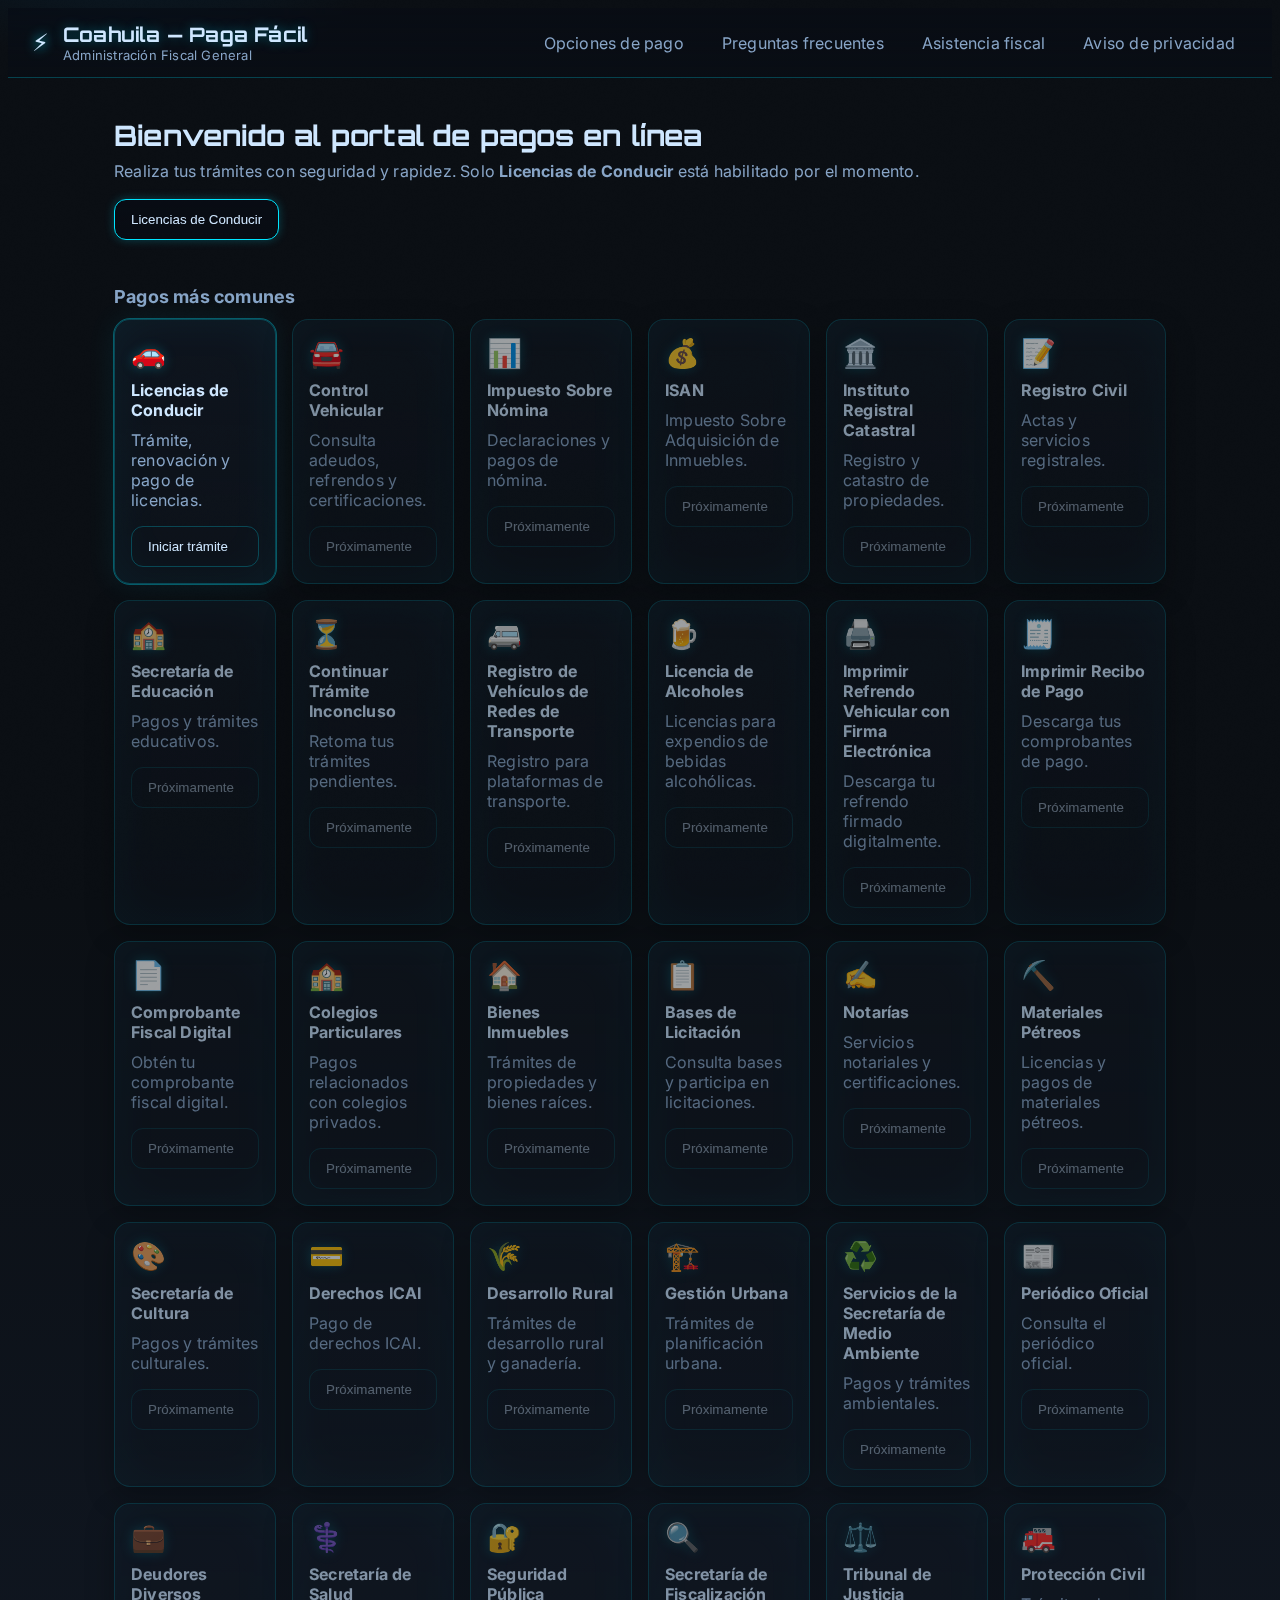
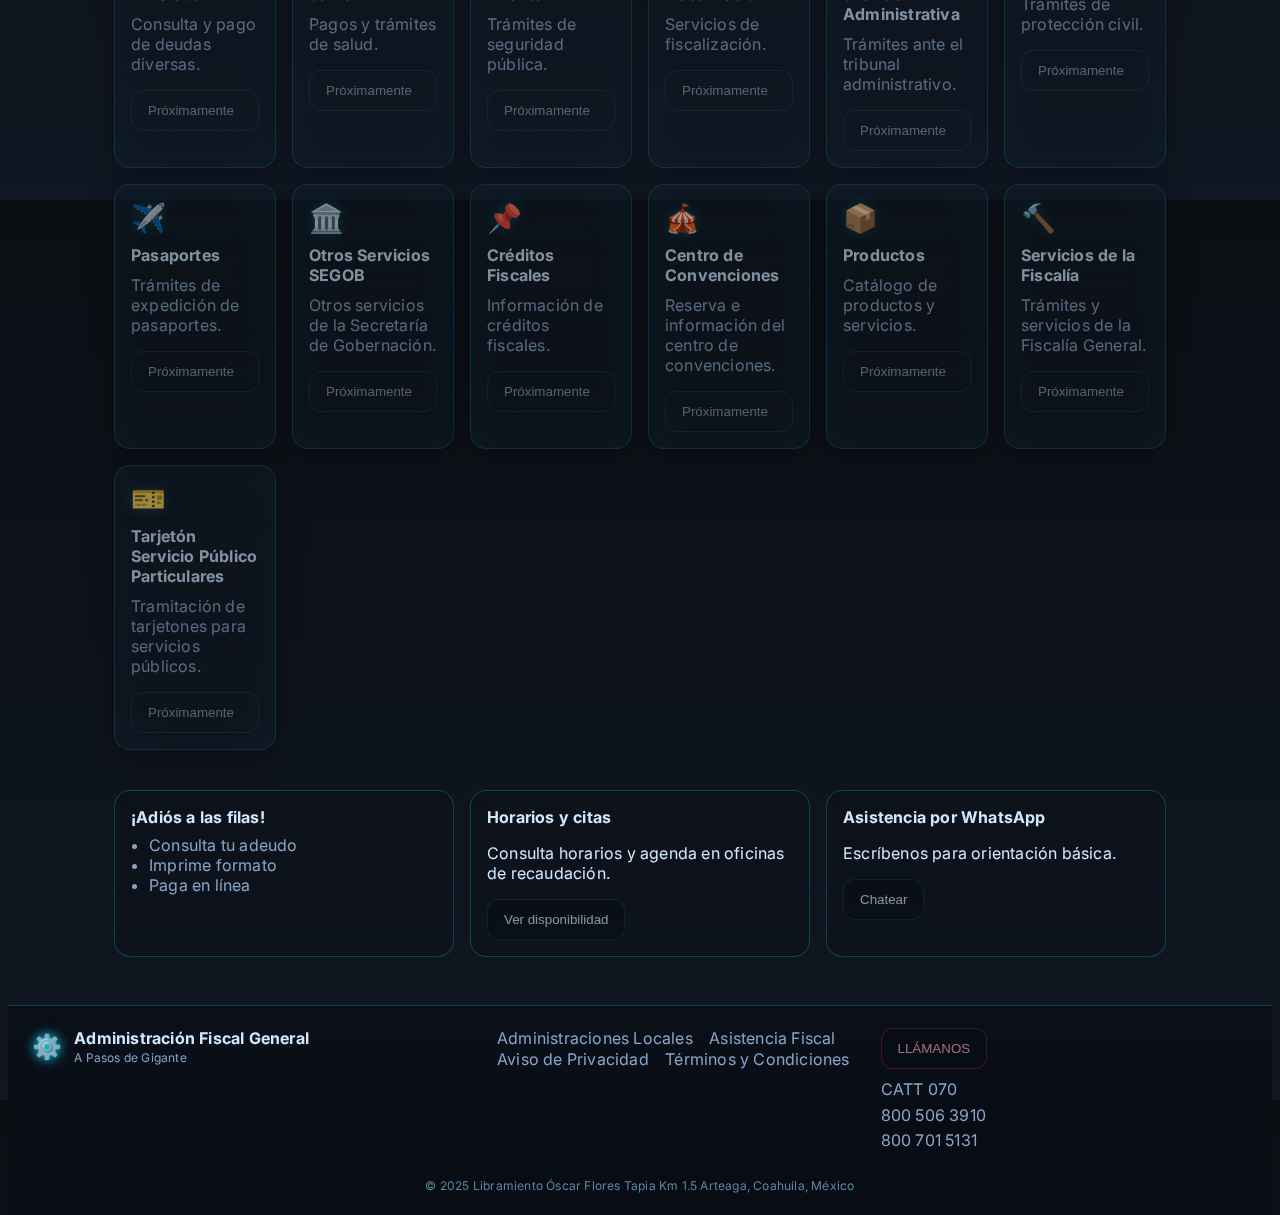
<file: index.html>
<!DOCTYPE html>
<html lang="es" data-theme="dark">
<head>
  <meta charset="utf-8" />
  <meta name="viewport" content="width=device-width,initial-scale=1" />
  <title>Paga Fácil Coahuila — Portal de pagos</title>
  <link rel="preconnect" href="https://fonts.googleapis.com">
  <link rel="preconnect" href="https://fonts.gstatic.com" crossorigin>
  <link
    href="https://fonts.googleapis.com/css2?family=Inter:wght@400;600;700&family=Orbitron:wght@500;700&display=swap"
    rel="stylesheet">
  <link rel="stylesheet" href="styles/styles.css" />
</head>
<body>
  <div class="noise"></div>
  <header class="header">
    <div class="brand">
      <span class="brand-icon">⚡</span>
      <div>
        <h1 class="brand-title">Coahuila — Paga Fácil</h1>
        <p class="brand-subtitle">Administración Fiscal General</p>
      </div>
    </div>
    <nav class="nav">
      <a class="nav-link" href="#"  aria-disabled="true">Opciones de pago</a>
      <a class="nav-link" href="#" aria-disabled="true">Preguntas frecuentes</a>
      <a class="nav-link" href="#" aria-disabled="true">Asistencia fiscal</a>
      <a class="nav-link" href="#" aria-disabled="true">Aviso de privacidad</a>
    </nav>
  </header>

  <main>
    <section class="hero">
      <h2 class="hero-title">Bienvenido al portal de pagos en línea</h2>
      <p class="hero-text">
        Realiza tus trámites con seguridad y rapidez. Solo <strong>Licencias de Conducir</strong> está habilitado por el momento.
      </p>
      <div class="hero-cta">
        <button class="btn btn-primary" id="goLicencias">
          Licencias de Conducir
          <span class="btn-glow"></span>
        </button>
      </div>
    </section>

    <section class="grid-section">
      <h3 class="section-title">Pagos más comunes</h3>
      <div class="grid">
        <!-- Active Card -->
        <article class="card card-active">
          <div class="card-icon">🚗</div>
          <h4 class="card-title">Licencias de Conducir</h4>
          <p class="card-text">Trámite, renovación y pago de licencias.</p>
          <button class="btn btn-outline" id="cardLicencias">
            Iniciar trámite
            <span class="btn-glow"></span>
          </button>
        </article>

        <!-- Disabled Cards -->
        <article class="card is-disabled">
          <div class="card-icon">🚘</div>
          <h4 class="card-title">Control Vehicular</h4>
          <p class="card-text">Consulta adeudos, refrendos y certificaciones.</p>
          <button class="btn btn-outline" disabled>Próximamente</button>
        </article>
        <article class="card is-disabled">
          <div class="card-icon">📊</div>
          <h4 class="card-title">Impuesto Sobre Nómina</h4>
          <p class="card-text">Declaraciones y pagos de nómina.</p>
          <button class="btn btn-outline" disabled>Próximamente</button>
        </article>
        <article class="card is-disabled">
          <div class="card-icon">💰</div>
          <h4 class="card-title">ISAN</h4>
          <p class="card-text">Impuesto Sobre Adquisición de Inmuebles.</p>
          <button class="btn btn-outline" disabled>Próximamente</button>
        </article>
        <article class="card is-disabled">
          <div class="card-icon">🏛️</div>
          <h4 class="card-title">Instituto Registral Catastral</h4>
          <p class="card-text">Registro y catastro de propiedades.</p>
          <button class="btn btn-outline" disabled>Próximamente</button>
        </article>
        <article class="card is-disabled">
          <div class="card-icon">📝</div>
          <h4 class="card-title">Registro Civil</h4>
          <p class="card-text">Actas y servicios registrales.</p>
          <button class="btn btn-outline" disabled>Próximamente</button>
        </article>
        <article class="card is-disabled">
          <div class="card-icon">🏫</div>
          <h4 class="card-title">Secretaría de Educación</h4>
          <p class="card-text">Pagos y trámites educativos.</p>
          <button class="btn btn-outline" disabled>Próximamente</button>
        </article>
        <article class="card is-disabled">
          <div class="card-icon">⏳</div>
          <h4 class="card-title">Continuar Trámite Inconcluso</h4>
          <p class="card-text">Retoma tus trámites pendientes.</p>
          <button class="btn btn-outline" disabled>Próximamente</button>
        </article>
        <article class="card is-disabled">
          <div class="card-icon">🚐</div>
          <h4 class="card-title">Registro de Vehículos de Redes de Transporte</h4>
          <p class="card-text">Registro para plataformas de transporte.</p>
          <button class="btn btn-outline" disabled>Próximamente</button>
        </article>
        <article class="card is-disabled">
          <div class="card-icon">🍺</div>
          <h4 class="card-title">Licencia de Alcoholes</h4>
          <p class="card-text">Licencias para expendios de bebidas alcohólicas.</p>
          <button class="btn btn-outline" disabled>Próximamente</button>
        </article>
        <article class="card is-disabled">
          <div class="card-icon">🖨️</div>
          <h4 class="card-title">Imprimir Refrendo Vehicular con Firma Electrónica</h4>
          <p class="card-text">Descarga tu refrendo firmado digitalmente.</p>
          <button class="btn btn-outline" disabled>Próximamente</button>
        </article>
        <article class="card is-disabled">
          <div class="card-icon">🧾</div>
          <h4 class="card-title">Imprimir Recibo de Pago</h4>
          <p class="card-text">Descarga tus comprobantes de pago.</p>
          <button class="btn btn-outline" disabled>Próximamente</button>
        </article>
        <article class="card is-disabled">
          <div class="card-icon">📄</div>
          <h4 class="card-title">Comprobante Fiscal Digital</h4>
          <p class="card-text">Obtén tu comprobante fiscal digital.</p>
          <button class="btn btn-outline" disabled>Próximamente</button>
        </article>
        <article class="card is-disabled">
          <div class="card-icon">🏫</div>
          <h4 class="card-title">Colegios Particulares</h4>
          <p class="card-text">Pagos relacionados con colegios privados.</p>
          <button class="btn btn-outline" disabled>Próximamente</button>
        </article>
        <article class="card is-disabled">
          <div class="card-icon">🏠</div>
          <h4 class="card-title">Bienes Inmuebles</h4>
          <p class="card-text">Trámites de propiedades y bienes raíces.</p>
          <button class="btn btn-outline" disabled>Próximamente</button>
        </article>
        <article class="card is-disabled">
          <div class="card-icon">📋</div>
          <h4 class="card-title">Bases de Licitación</h4>
          <p class="card-text">Consulta bases y participa en licitaciones.</p>
          <button class="btn btn-outline" disabled>Próximamente</button>
        </article>
        <article class="card is-disabled">
          <div class="card-icon">✍️</div>
          <h4 class="card-title">Notarías</h4>
          <p class="card-text">Servicios notariales y certificaciones.</p>
          <button class="btn btn-outline" disabled>Próximamente</button>
        </article>
        <article class="card is-disabled">
          <div class="card-icon">⛏️</div>
          <h4 class="card-title">Materiales Pétreos</h4>
          <p class="card-text">Licencias y pagos de materiales pétreos.</p>
          <button class="btn btn-outline" disabled>Próximamente</button>
        </article>
        <article class="card is-disabled">
          <div class="card-icon">🎨</div>
          <h4 class="card-title">Secretaría de Cultura</h4>
          <p class="card-text">Pagos y trámites culturales.</p>
          <button class="btn btn-outline" disabled>Próximamente</button>
        </article>
        <article class="card is-disabled">
          <div class="card-icon">💳</div>
          <h4 class="card-title">Derechos ICAI</h4>
          <p class="card-text">Pago de derechos ICAI.</p>
          <button class="btn btn-outline" disabled>Próximamente</button>
        </article>
        <article class="card is-disabled">
          <div class="card-icon">🌾</div>
          <h4 class="card-title">Desarrollo Rural</h4>
          <p class="card-text">Trámites de desarrollo rural y ganadería.</p>
          <button class="btn btn-outline" disabled>Próximamente</button>
        </article>
        <article class="card is-disabled">
          <div class="card-icon">🏗️</div>
          <h4 class="card-title">Gestión Urbana</h4>
          <p class="card-text">Trámites de planificación urbana.</p>
          <button class="btn btn-outline" disabled>Próximamente</button>
        </article>
        <article class="card is-disabled">
          <div class="card-icon">♻️</div>
          <h4 class="card-title">Servicios de la Secretaría de Medio Ambiente</h4>
          <p class="card-text">Pagos y trámites ambientales.</p>
          <button class="btn btn-outline" disabled>Próximamente</button>
        </article>
        <article class="card is-disabled">
          <div class="card-icon">📰</div>
          <h4 class="card-title">Periódico Oficial</h4>
          <p class="card-text">Consulta el periódico oficial.</p>
          <button class="btn btn-outline" disabled>Próximamente</button>
        </article>
        <article class="card is-disabled">
          <div class="card-icon">💼</div>
          <h4 class="card-title">Deudores Diversos</h4>
          <p class="card-text">Consulta y pago de deudas diversas.</p>
          <button class="btn btn-outline" disabled>Próximamente</button>
        </article>
        <article class="card is-disabled">
          <div class="card-icon">⚕️</div>
          <h4 class="card-title">Secretaría de Salud</h4>
          <p class="card-text">Pagos y trámites de salud.</p>
          <button class="btn btn-outline" disabled>Próximamente</button>
        </article>
        <article class="card is-disabled">
          <div class="card-icon">🔐</div>
          <h4 class="card-title">Seguridad Pública</h4>
          <p class="card-text">Trámites de seguridad pública.</p>
          <button class="btn btn-outline" disabled>Próximamente</button>
        </article>
        <article class="card is-disabled">
          <div class="card-icon">🔍</div>
          <h4 class="card-title">Secretaría de Fiscalización</h4>
          <p class="card-text">Servicios de fiscalización.</p>
          <button class="btn btn-outline" disabled>Próximamente</button>
        </article>
        <article class="card is-disabled">
          <div class="card-icon">⚖️</div>
          <h4 class="card-title">Tribunal de Justicia Administrativa</h4>
          <p class="card-text">Trámites ante el tribunal administrativo.</p>
          <button class="btn btn-outline" disabled>Próximamente</button>
        </article>
        <article class="card is-disabled">
          <div class="card-icon">🚒</div>
          <h4 class="card-title">Protección Civil</h4>
          <p class="card-text">Trámites de protección civil.</p>
          <button class="btn btn-outline" disabled>Próximamente</button>
        </article>
        <article class="card is-disabled">
          <div class="card-icon">✈️</div>
          <h4 class="card-title">Pasaportes</h4>
          <p class="card-text">Trámites de expedición de pasaportes.</p>
          <button class="btn btn-outline" disabled>Próximamente</button>
        </article>
        <article class="card is-disabled">
          <div class="card-icon">🏛️</div>
          <h4 class="card-title">Otros Servicios SEGOB</h4>
          <p class="card-text">Otros servicios de la Secretaría de Gobernación.</p>
          <button class="btn btn-outline" disabled>Próximamente</button>
        </article>
        <article class="card is-disabled">
          <div class="card-icon">📌</div>
          <h4 class="card-title">Créditos Fiscales</h4>
          <p class="card-text">Información de créditos fiscales.</p>
          <button class="btn btn-outline" disabled>Próximamente</button>
        </article>
        <article class="card is-disabled">
          <div class="card-icon">🎪</div>
          <h4 class="card-title">Centro de Convenciones</h4>
          <p class="card-text">Reserva e información del centro de convenciones.</p>
          <button class="btn btn-outline" disabled>Próximamente</button>
        </article>
        <article class="card is-disabled">
          <div class="card-icon">📦</div>
          <h4 class="card-title">Productos</h4>
          <p class="card-text">Catálogo de productos y servicios.</p>
          <button class="btn btn-outline" disabled>Próximamente</button>
        </article>
        <article class="card is-disabled">
          <div class="card-icon">🔨</div>
          <h4 class="card-title">Servicios de la Fiscalía</h4>
          <p class="card-text">Trámites y servicios de la Fiscalía General.</p>
          <button class="btn btn-outline" disabled>Próximamente</button>
        </article>
        <article class="card is-disabled">
          <div class="card-icon">🎫</div>
          <h4 class="card-title">Tarjetón Servicio Público Particulares</h4>
          <p class="card-text">Tramitación de tarjetones para servicios públicos.</p>
          <button class="btn btn-outline" disabled>Próximamente</button>
        </article>
      </div>
    </section>

    <section class="info-banners">
      <div class="banner glass">
        <h4 class="banner-title">¡Adiós a las filas!</h4>
        <ul class="banner-list">
          <li>Consulta tu adeudo</li>
          <li>Imprime formato</li>
          <li>Paga en línea</li>
        </ul>
      </div>
      <div class="banner glass">
        <h4 class="banner-title">Horarios y citas</h4>
        <p>Consulta horarios y agenda en oficinas de recaudación.</p>
        <button class="btn btn-soft" disabled>Ver disponibilidad</button>
      </div>
      <div class="banner glass">
        <h4 class="banner-title">Asistencia por WhatsApp</h4>
        <p>Escríbenos para orientación básica.</p>
        <button class="btn btn-soft" disabled>Chatear</button>
      </div>
    </section>
  </main>

  <footer class="footer">
    <div class="footer-brand">
      <span class="brand-icon">⚙️</span>
      <div>
        <strong>Administración Fiscal General</strong>
        <span class="foot-note">A Pasos de Gigante</span>
      </div>
    </div>
    <div class="footer-links">
      <a href="#" aria-disabled="true">Administraciones Locales</a>
      <a href="#" aria-disabled="true">Asistencia Fiscal</a>
      <a href="#" aria-disabled="true">Aviso de Privacidad</a>
      <a href="#" aria-disabled="true">Términos y Condiciones</a>
    </div>

    <div class="footer-contact">
      <button class="btn btn-danger" disabled>LLÁMANOS</button>
      <ul class="contact-list">
        <li>CATT 070</li>
        <li>800 506 3910</li>
        <li>800 701 5131</li>
      </ul>
    </div>
    <div class="footer-copy">
      © 2025 Libramiento Óscar Flores Tapia Km 1.5 Arteaga, Coahuila, México
    </div>
  </footer>

  <script src="JS/licencia.js"></script>
</body>
</html>
</file>
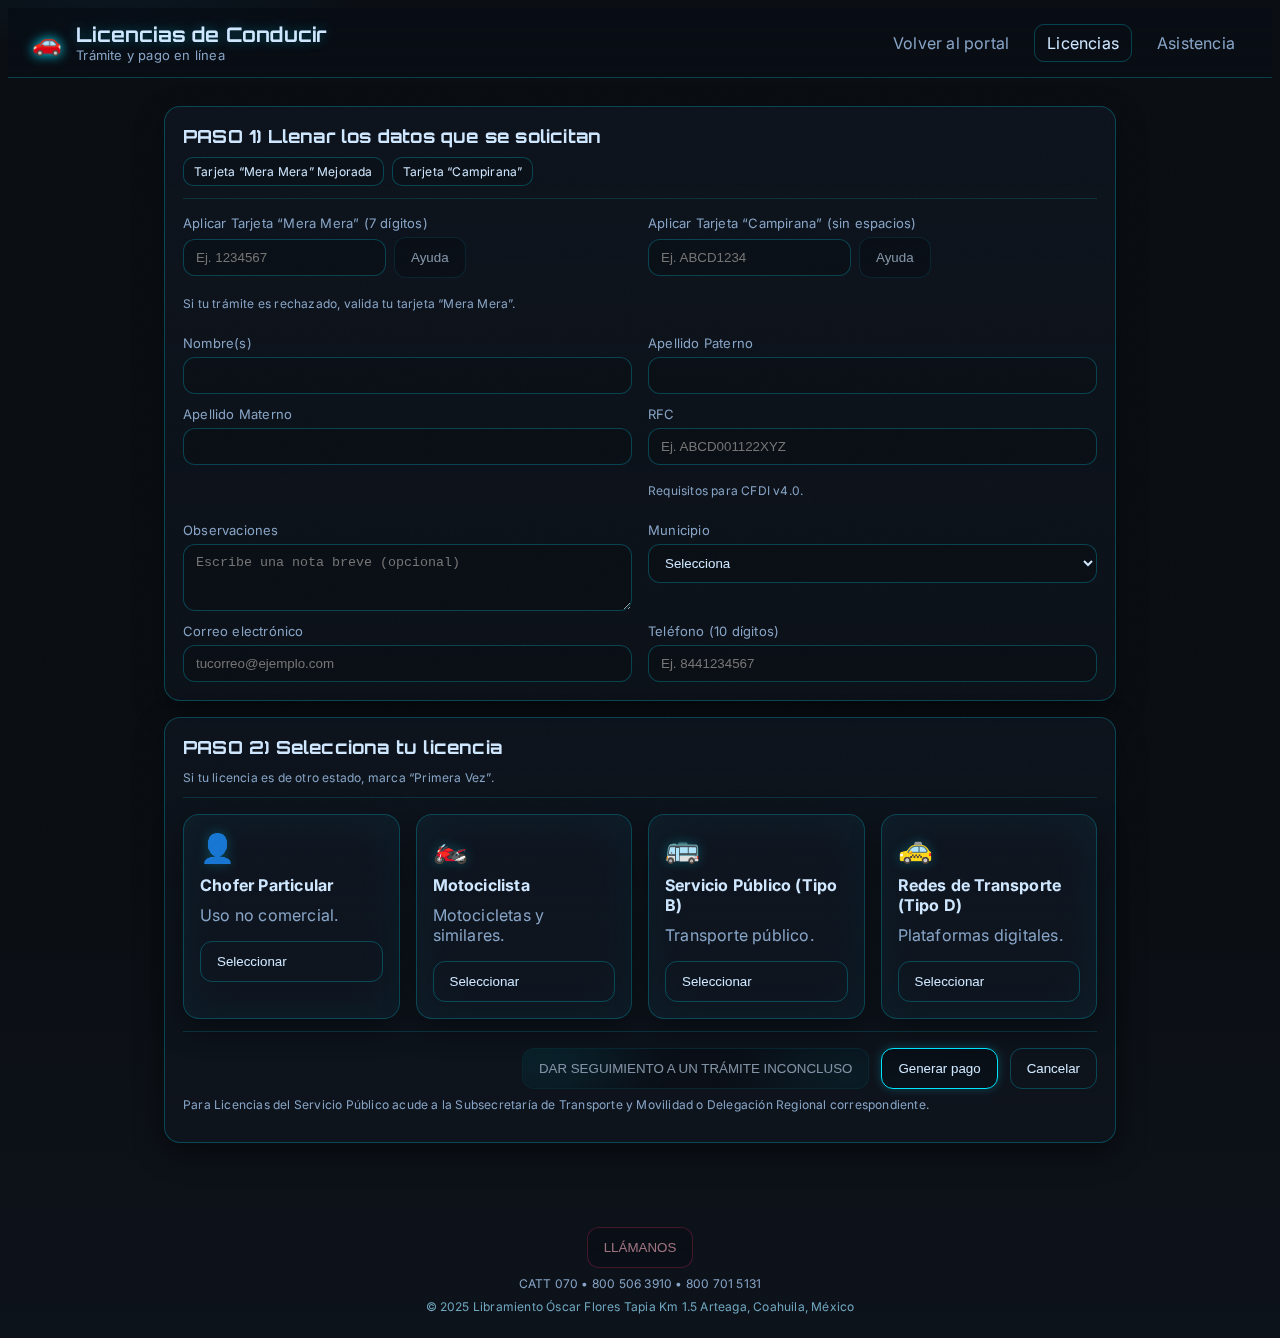
<file: licencias.html>
<!DOCTYPE html>
<html lang="es" data-theme="dark">
<head>
  <meta charset="utf-8" />
  <meta name="viewport" content="width=device-width,initial-scale=1" />
  <title>Paga Fácil — Licencias de Conducir</title>
  <link rel="preconnect" href="https://fonts.googleapis.com">
  <link rel="preconnect" href="https://fonts.gstatic.com" crossorigin>
  <link
    href="https://fonts.googleapis.com/css2?family=Inter:wght@400;600;700&family=Orbitron:wght@500;700&display=swap"
    rel="stylesheet">
  <link rel="stylesheet" href="styles/styles.css" />
  <style>
    /* Page-specific tweaks to fit the form flow */
    .form-wrap {
      max-width: 1000px;
      margin: 28px auto;
      padding: 0 24px 40px;
    }
    .step {
      border: 1px solid var(--border);
      border-radius: 16px;
      padding: 18px;
      margin-bottom: 16px;
      background: linear-gradient(180deg, var(--card), rgba(16, 23, 34, 0.45));
      box-shadow: var(--shadow);
    }
    .step-title {
      font-family: Orbitron, Inter, sans-serif;
      font-size: 18px;
      margin: 0 0 10px;
    }
    .form-grid {
      display: grid;
      grid-template-columns: repeat(2, minmax(0, 1fr));
      gap: 12px 16px;
    }
    @media (max-width: 800px) {
      .form-grid { grid-template-columns: 1fr; }
    }
    .field {
      display: flex;
      flex-direction: column;
      gap: 6px;
    }
    .label {
      color: var(--text-dim);
      font-size: 13px;
    }
    .input, .select, .textarea {
      border: 1px solid var(--border);
      border-radius: 12px;
      padding: 10px 12px;
      background: rgba(10, 15, 22, 0.65);
      color: var(--text-0);
      transition: border-color .2s ease, box-shadow .2s ease;
    }
    .input:focus, .select:focus, .textarea:focus {
      border-color: var(--neon);
      box-shadow: 0 0 20px rgba(0, 229, 255, 0.15) inset;
      outline: none;
    }
    .note {
      color: var(--text-dim);
      font-size: 12px;
    }
    .help-inline {
      display: inline-flex;
      gap: 8px;
      align-items: center;
      color: var(--text-dim);
      font-size: 12px;
    }
    .divider {
      height: 1px;
      background: var(--border);
      margin: 12px 0 16px;
      opacity: 0.6;
    }
    .cta-row {
      display: flex;
      flex-wrap: wrap;
      gap: 12px;
      justify-content: flex-end;
      margin-top: 10px;
    }
    .chips {
      display: flex;
      gap: 8px;
      flex-wrap: wrap;
    }
    .chip {
      border: 1px solid var(--border);
      background: rgba(10, 15, 22, 0.5);
      color: var(--text-0);
      padding: 6px 10px;
      border-radius: 10px;
      font-size: 12px;
    }
    .footer-mini {
      max-width: 1000px;
      margin: 0 auto;
      padding: 0 24px 24px;
      color: var(--text-dim);
      font-size: 12px;
      text-align: center;
    }
  </style>
</head>
<body>
  <div class="noise"></div>
  <header class="header">
    <div class="brand">
      <span class="brand-icon">🚗</span>
      <div>
        <h1 class="brand-title">Licencias de Conducir</h1>
        <p class="brand-subtitle">Trámite y pago en línea</p>
      </div>
    </div>
    <nav class="nav">
      <a class="nav-link" href="index.html">Volver al portal</a>
      <a class="nav-link is-active" href="#">Licencias</a>
      <a class="nav-link" href="#" aria-disabled="true">Asistencia</a>
    </nav>
  </header>

  <main class="form-wrap">
    <section class="step">
      <h2 class="step-title">PASO 1) Llenar los datos que se solicitan</h2>

      <div class="chips" aria-label="Tarjetas disponibles">
        <span class="chip">Tarjeta “Mera Mera” Mejorada</span>
        <span class="chip">Tarjeta “Campirana”</span>
      </div>

      <div class="divider"></div>

      <div class="form-grid">
        <div class="field">
          <label class="label" for="meraToken">Aplicar Tarjeta “Mera Mera” (7 dígitos)</label>
          <div class="help-inline">
            <input id="meraToken" class="input" type="text" maxlength="7" inputmode="numeric" placeholder="Ej. 1234567" />
            <button class="btn btn-soft" type="button" disabled>Ayuda</button>
          </div>
          <p class="note">Si tu trámite es rechazado, valida tu tarjeta “Mera Mera”.</p>
        </div>

        <div class="field">
          <label class="label" for="campirana">Aplicar Tarjeta “Campirana” (sin espacios)</label>
          <div class="help-inline">
            <input id="campirana" class="input" type="text" placeholder="Ej. ABCD1234" />
            <button class="btn btn-soft" type="button" disabled>Ayuda</button>
          </div>
        </div>

        <div class="field">
          <label class="label" for="nombres">Nombre(s)</label>
          <input id="nombres" class="input" type="text" autocomplete="given-name" />
        </div>

        <div class="field">
          <label class="label" for="apPaterno">Apellido Paterno</label>
          <input id="apPaterno" class="input" type="text" autocomplete="family-name" />
        </div>

        <div class="field">
          <label class="label" for="apMaterno">Apellido Materno</label>
          <input id="apMaterno" class="input" type="text" autocomplete="additional-name" />
        </div>

        <div class="field">
          <label class="label" for="rfc">RFC</label>
          <input id="rfc" class="input" type="text" placeholder="Ej. ABCD001122XYZ" />
          <p class="note">Requisitos para CFDI v4.0.</p>
        </div>

        <div class="field">
          <label class="label" for="obs">Observaciones</label>
          <textarea id="obs" class="textarea" rows="3" placeholder="Escribe una nota breve (opcional)"></textarea>
        </div>

        <div class="field">
          <label class="label" for="municipio">Municipio</label>
          <select id="municipio" class="select">
            <option value="">Selecciona</option>
            <option>Saltillo</option>
            <option>Torreón</option>
            <option>Monclova</option>
            <option>Piedras Negras</option>
            <option>Ramos Arizpe</option>
          </select>
        </div>

        <div class="field">
          <label class="label" for="email">Correo electrónico</label>
          <input id="email" class="input" type="email" autocomplete="email" placeholder="tucorreo@ejemplo.com" />
        </div>

        <div class="field">
          <label class="label" for="telefono">Teléfono (10 dígitos)</label>
          <input id="telefono" class="input" type="tel" inputmode="numeric" maxlength="10" placeholder="Ej. 8441234567" />
        </div>
      </div>
    </section>

    <section class="step">
      <h2 class="step-title">PASO 2) Selecciona tu licencia</h2>
      <p class="note">Si tu licencia es de otro estado, marca “Primera Vez”.</p>

      <div class="divider"></div>

      <div class="grid" style="grid-template-columns: repeat(4, 1fr);">
        <article class="card">
          <div class="card-icon">👤</div>
          <h4 class="card-title">Chofer Particular</h4>
          <p class="card-text">Uso no comercial.</p>
          <button class="btn btn-outline" type="button">Seleccionar</button>
        </article>
        <article class="card">
          <div class="card-icon">🏍️</div>
          <h4 class="card-title">Motociclista</h4>
          <p class="card-text">Motocicletas y similares.</p>
          <button class="btn btn-outline" type="button">Seleccionar</button>
        </article>
        <article class="card">
          <div class="card-icon">🚌</div>
          <h4 class="card-title">Servicio Público (Tipo B)</h4>
          <p class="card-text">Transporte público.</p>
          <button class="btn btn-outline" type="button">Seleccionar</button>
        </article>
        <article class="card">
          <div class="card-icon">🚕</div>
          <h4 class="card-title">Redes de Transporte (Tipo D)</h4>
          <p class="card-text">Plataformas digitales.</p>
          <button class="btn btn-outline" type="button">Seleccionar</button>
        </article>
      </div>

      <div class="divider"></div>

      <div class="cta-row">
        <button class="btn btn-soft" type="button" disabled>
          DAR SEGUIMIENTO A UN TRÁMITE INCONCLUSO
          <span class="btn-glow"></span>
        </button>
        <button class="btn btn-primary" type="button" id="generarPago">
          Generar pago
          <span class="btn-glow"></span>
        </button>
        <button class="btn btn-outline" type="button" id="cancelar">Cancelar</button>
      </div>

      <p class="note" style="margin-top:8px;">
        Para Licencias del Servicio Público acude a la Subsecretaría de Transporte y Movilidad o Delegación Regional correspondiente.
      </p>
    </section>
  </main>

  <section class="footer-mini">
    <button class="btn btn-danger" type="button" disabled>LLÁMANOS</button>
    <div style="margin-top:8px;">CATT 070 • 800 506 3910 • 800 701 5131</div>
    <div style="margin-top:8px; color:#6fa7c0;">
      © 2025 Libramiento Óscar Flores Tapia Km 1.5 Arteaga, Coahuila, México
    </div>
  </section>

  <script>
    // Minimal front-end only behavior (no backend)
    const cancelar = document.getElementById('cancelar');
    const generarPago = document.getElementById('generarPago');

    if (cancelar) {
      cancelar.addEventListener('click', () => {
        window.location.href = 'index.html';
      });
    }

    if (generarPago) {
      generarPago.addEventListener('click', () => {
        alert('Demostración: se generaría el pago aquí (front-end sin backend).');
      });
    }
  </script>
  <script src="JS/licencia.js"></script>
</body>
</html>
</file>
<file: styles/styles.css>
:root {
  --bg-0: #0b0f14;
  --bg-1: #0e131a;
  --bg-2: #101722;
  --text-0: #cfe7ff;
  --text-dim: #88a5c7;
  --neon: #00e5ff;
  --neon-2: #3bd3ff;
  --accent: #0ff;
  --danger: #ff3366;
  --card: rgba(16, 23, 34, 0.7);
  --glass: rgba(12, 16, 24, 0.5);
  --border: rgba(0, 229, 255, 0.25);
  --shadow: 0 10px 30px rgba(0, 0, 0, 0.45);
}

*,
*::before,
*::after {
  box-sizing: border-box;
}

html, body {
  height: 100%;
  background: radial-gradient(1200px 600px at 10% -10%, #0a1f2e 0%, var(--bg-0) 25%) no-repeat,
              linear-gradient(180deg, var(--bg-0), var(--bg-2));
  color: var(--text-0);
  font-family: Inter, system-ui, -apple-system, Segoe UI, Roboto, "Helvetica Neue", Arial, sans-serif;
  letter-spacing: 0.2px;
}

.noise {
  position: fixed;
  inset: 0;
  pointer-events: none;
  background-image: url("data:image/svg+xml,%3Csvg xmlns='http://www.w3.org/2000/svg'%3E%3Cfilter id='n'%3E%3CfeTurbulence baseFrequency='0.65' numOctaves='1'/%3E%3CfeColorMatrix type='saturate' values='0'/%3E%3C/filter%3E%3Crect width='100%25' height='100%25' filter='url(%23n)' opacity='0.02'/%3E%3C/svg%3E");
  z-index: 0;
}

/* Header */
.header {
  position: sticky;
  top: 0;
  z-index: 10;
  backdrop-filter: saturate(120%) blur(10px);
  background: linear-gradient(180deg, rgba(8, 12, 20, 0.7), rgba(8, 12, 20, 0.35));
  border-bottom: 1px solid var(--border);
  padding: 14px 24px;
  display: grid;
  grid-template-columns: 1fr auto;
  align-items: center;
}

.brand {
  display: flex;
  gap: 14px;
  align-items: center;
}

.brand-icon {
  font-size: 24px;
  filter: drop-shadow(0 0 6px var(--neon));
}

.brand-title {
  font-family: Orbitron, Inter, sans-serif;
  font-weight: 700;
  font-size: 20px;
  margin: 0;
  text-shadow: 0 0 12px rgba(0, 229, 255, 0.35);
}

.brand-subtitle {
  margin: 0;
  color: var(--text-dim);
  font-size: 13px;
}

.nav {
  display: flex;
  gap: 12px;
}

.nav-link {
  color: var(--text-dim);
  text-decoration: none;
  padding: 8px 12px;
  border: 1px solid transparent;
  border-radius: 10px;
  transition: all .2s ease;
}

.nav-link:hover {
  color: var(--text-0);
  border-color: var(--border);
  box-shadow: 0 0 20px rgba(0, 229, 255, 0.15) inset;
}

.nav-link.is-active {
  color: var(--text-0);
  border-color: var(--border);
}

/* Hero */
.hero {
  padding: 40px 24px 12px;
  max-width: 1100px;
  margin: 0 auto;
}

.hero-title {
  font-family: Orbitron, Inter, sans-serif;
  font-size: 28px;
  margin: 0 0 8px;
}

.hero-text {
  color: var(--text-dim);
  margin: 0 0 18px;
}

.hero-cta {
  display: flex;
  gap: 12px;
}

/* Buttons */
.btn {
  position: relative;
  display: inline-flex;
  align-items: center;
  gap: 8px;
  padding: 12px 16px;
  border-radius: 12px;
  border: 1px solid var(--border);
  background: linear-gradient(180deg, rgba(8, 12, 20, 0.9), rgba(8, 12, 20, 0.7));
  color: var(--text-0);
  cursor: pointer;
  transition: transform .06s ease, box-shadow .2s ease, border-color .2s ease;
  overflow: hidden;
}

.btn:hover {
  transform: translateY(-1px);
  box-shadow: 0 10px 25px rgba(0, 229, 255, 0.12);
  border-color: var(--neon);
}

.btn:active {
  transform: translateY(0);
}

.btn-primary {
  border-color: var(--neon);
  box-shadow: 0 0 10px rgba(0, 229, 255, 0.25);
}

.btn-outline {
  background: transparent;
}

.btn-soft {
  border-color: rgba(0, 229, 255, 0.18);
}

.btn-danger {
  border-color: rgba(255, 51, 102, 0.4);
  color: #ffb3c4;
}

.btn[disabled] {
  cursor: not-allowed;
  opacity: 0.6;
}

.btn-glow {
  position: absolute;
  inset: -60%;
  background: radial-gradient(200px 140px at 30% 30%, rgba(0, 229, 255, 0.18), transparent 60%),
              radial-gradient(200px 140px at 70% 70%, rgba(0, 229, 255, 0.12), transparent 60%);
  filter: blur(18px);
  z-index: -1;
}

/* Grid */
.grid-section {
  padding: 16px 24px 40px;
  max-width: 1100px;
  margin: 0 auto;
}

.section-title {
  font-size: 18px;
  color: var(--text-dim);
  margin-bottom: 12px;
}

.grid {
  display: grid;
  grid-template-columns: repeat(6, minmax(0, 1fr));
  gap: 16px;
}

@media (max-width: 1100px) {
  .grid {
    grid-template-columns: repeat(3, 1fr);
  }
}
@media (max-width: 700px) {
  .grid {
    grid-template-columns: repeat(1, 1fr);
  }
}

.card {
  background: linear-gradient(180deg, var(--card), rgba(16, 23, 34, 0.45));
  border: 1px solid var(--border);
  border-radius: 16px;
  padding: 16px;
  box-shadow: var(--shadow);
  min-height: 170px;
  display: flex;
  flex-direction: column;
  gap: 10px;
  position: relative;
}

.card::after {
  content: "";
  position: absolute;
  inset: 0;
  border-radius: inherit;
  box-shadow: 0 0 50px rgba(0, 229, 255, 0.06) inset;
  pointer-events: none;
}

.card-icon {
  font-size: 28px;
  filter: drop-shadow(0 0 6px rgba(0, 229, 255, 0.25));
}

.card-title {
  margin: 0;
  font-weight: 700;
  font-size: 16px;
}

.card-text {
  color: var(--text-dim);
  margin: 0 0 6px;
}

.card-active {
  outline: 1px solid rgba(0, 229, 255, 0.35);
  box-shadow: 0 0 30px rgba(0, 229, 255, 0.08);
}

.is-disabled {
  opacity: 0.6;
}

/* Banners */
.info-banners {
  padding: 0 24px 48px;
  max-width: 1100px;
  margin: 0 auto;
  display: grid;
  grid-template-columns: repeat(3, minmax(0, 1fr));
  gap: 16px;
}

@media (max-width: 900px) {
  .info-banners {
    grid-template-columns: 1fr;
  }
}

.banner {
  border: 1px solid var(--border);
  border-radius: 16px;
  padding: 16px;
  min-height: 140px;
}

.glass {
  background: linear-gradient(180deg, var(--glass), rgba(10, 15, 22, 0.35));
  backdrop-filter: blur(8px);
}

.banner-title {
  font-weight: 700;
  margin: 0 0 6px;
}

.banner-list {
  margin: 8px 0 0;
  padding-left: 18px;
  color: var(--text-dim);
}

/* Footer */
.footer {
  border-top: 1px solid var(--border);
  background: linear-gradient(180deg, rgba(8, 12, 20, 0.7), rgba(8, 12, 20, 0.95));
  padding: 22px 24px;
  display: grid;
  grid-template-columns: 1.1fr .9fr .9fr;
  gap: 16px;
  align-items: start;
}

@media (max-width: 900px) {
  .footer {
    grid-template-columns: 1fr;
  }
}

.footer-brand {
  display: flex;
  align-items: center;
  gap: 12px;
}

.foot-note {
  display: block;
  color: var(--text-dim);
  font-size: 12px;
  margin-top: 2px;
}

.footer-links a {
  display: inline-block;
  color: var(--text-dim);
  text-decoration: none;
  margin-right: 12px;
  border-bottom: 1px dashed transparent;
  transition: all .2s ease;
}

.footer-links a:hover {
  color: var(--text-0);
  border-bottom-color: var(--border);
}

.footer-contact .contact-list {
  list-style: none;
  padding: 0;
  margin: 8px 0 0;
  color: var(--text-dim);
  line-height: 1.6;
}

.footer-copy {
  grid-column: 1/-1;
  color: #6fa7c0;
  font-size: 12px;
  opacity: 0.8;
  margin-top: 8px;
  text-align: center;
}

/* Focus states for accessibility */
:focus-visible {
  outline: 2px solid var(--neon);
  outline-offset: 2px;
  border-radius: 10px;
}
</file>
